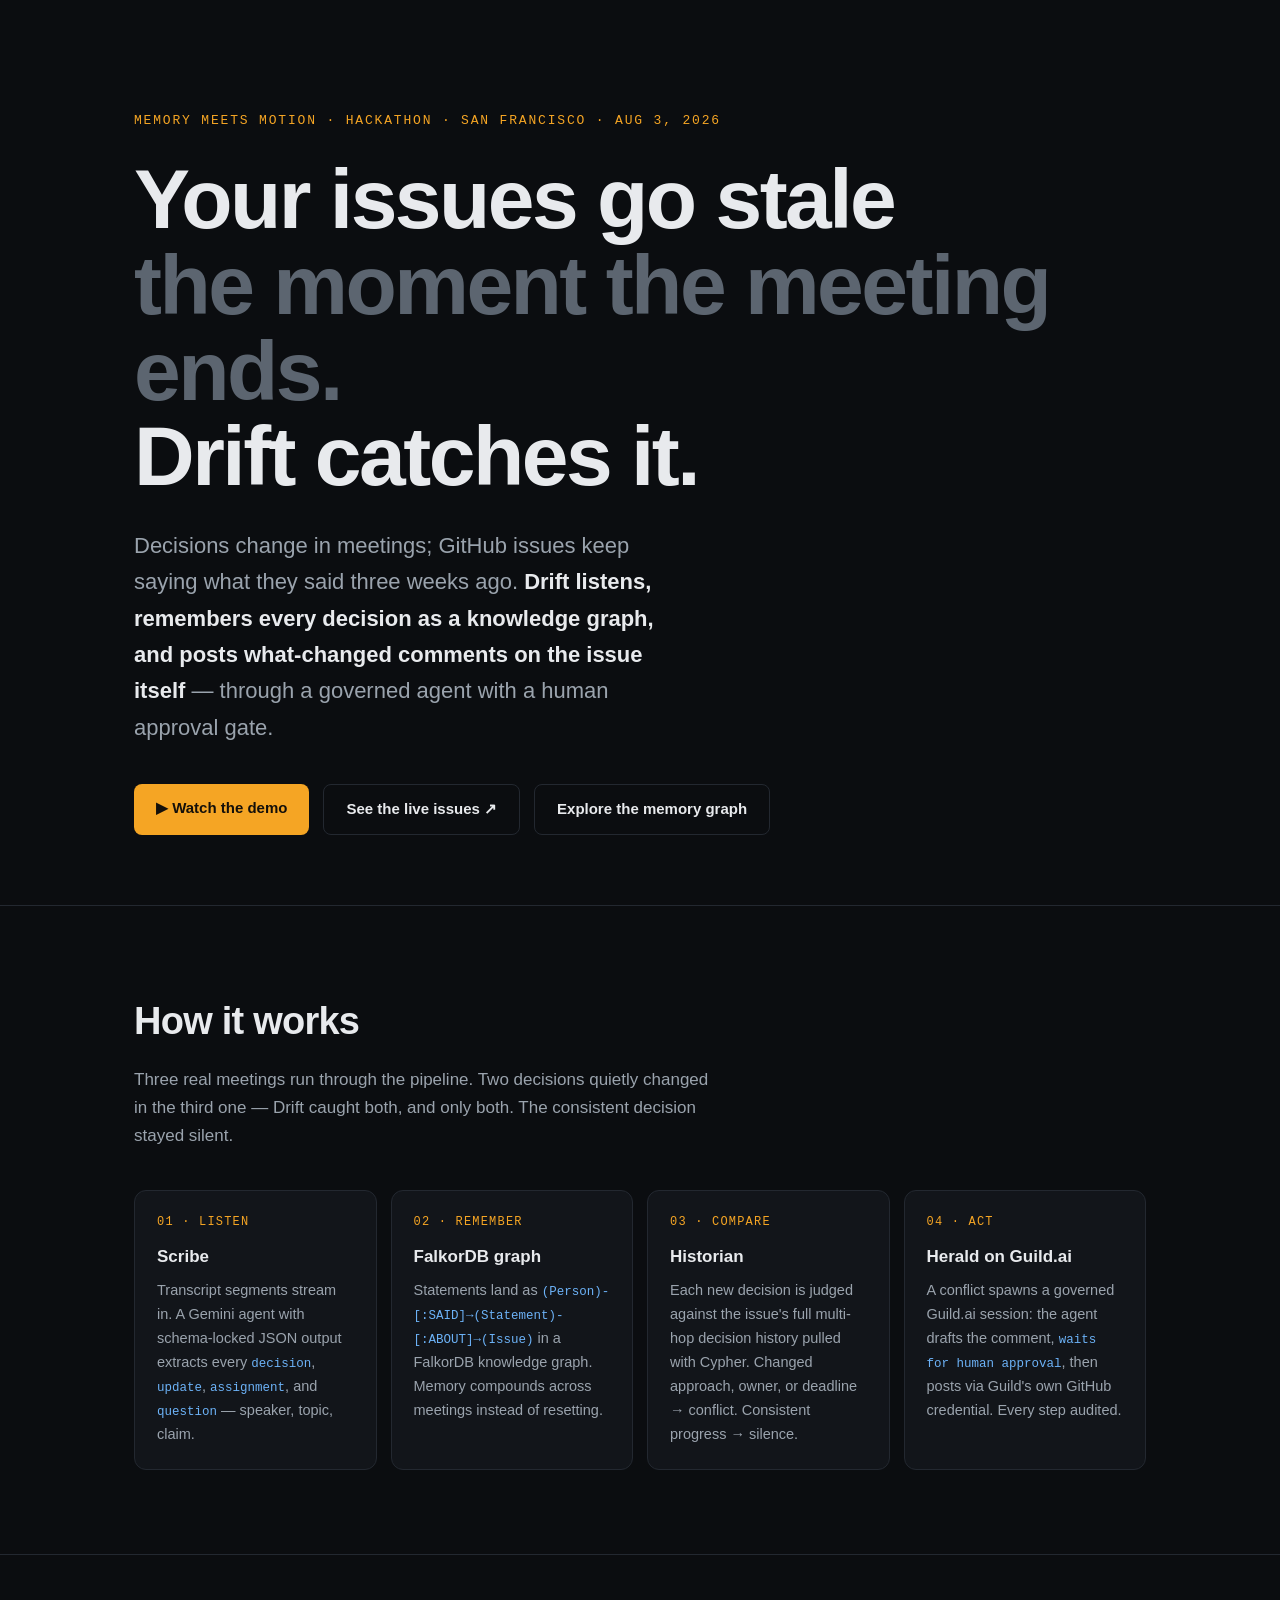
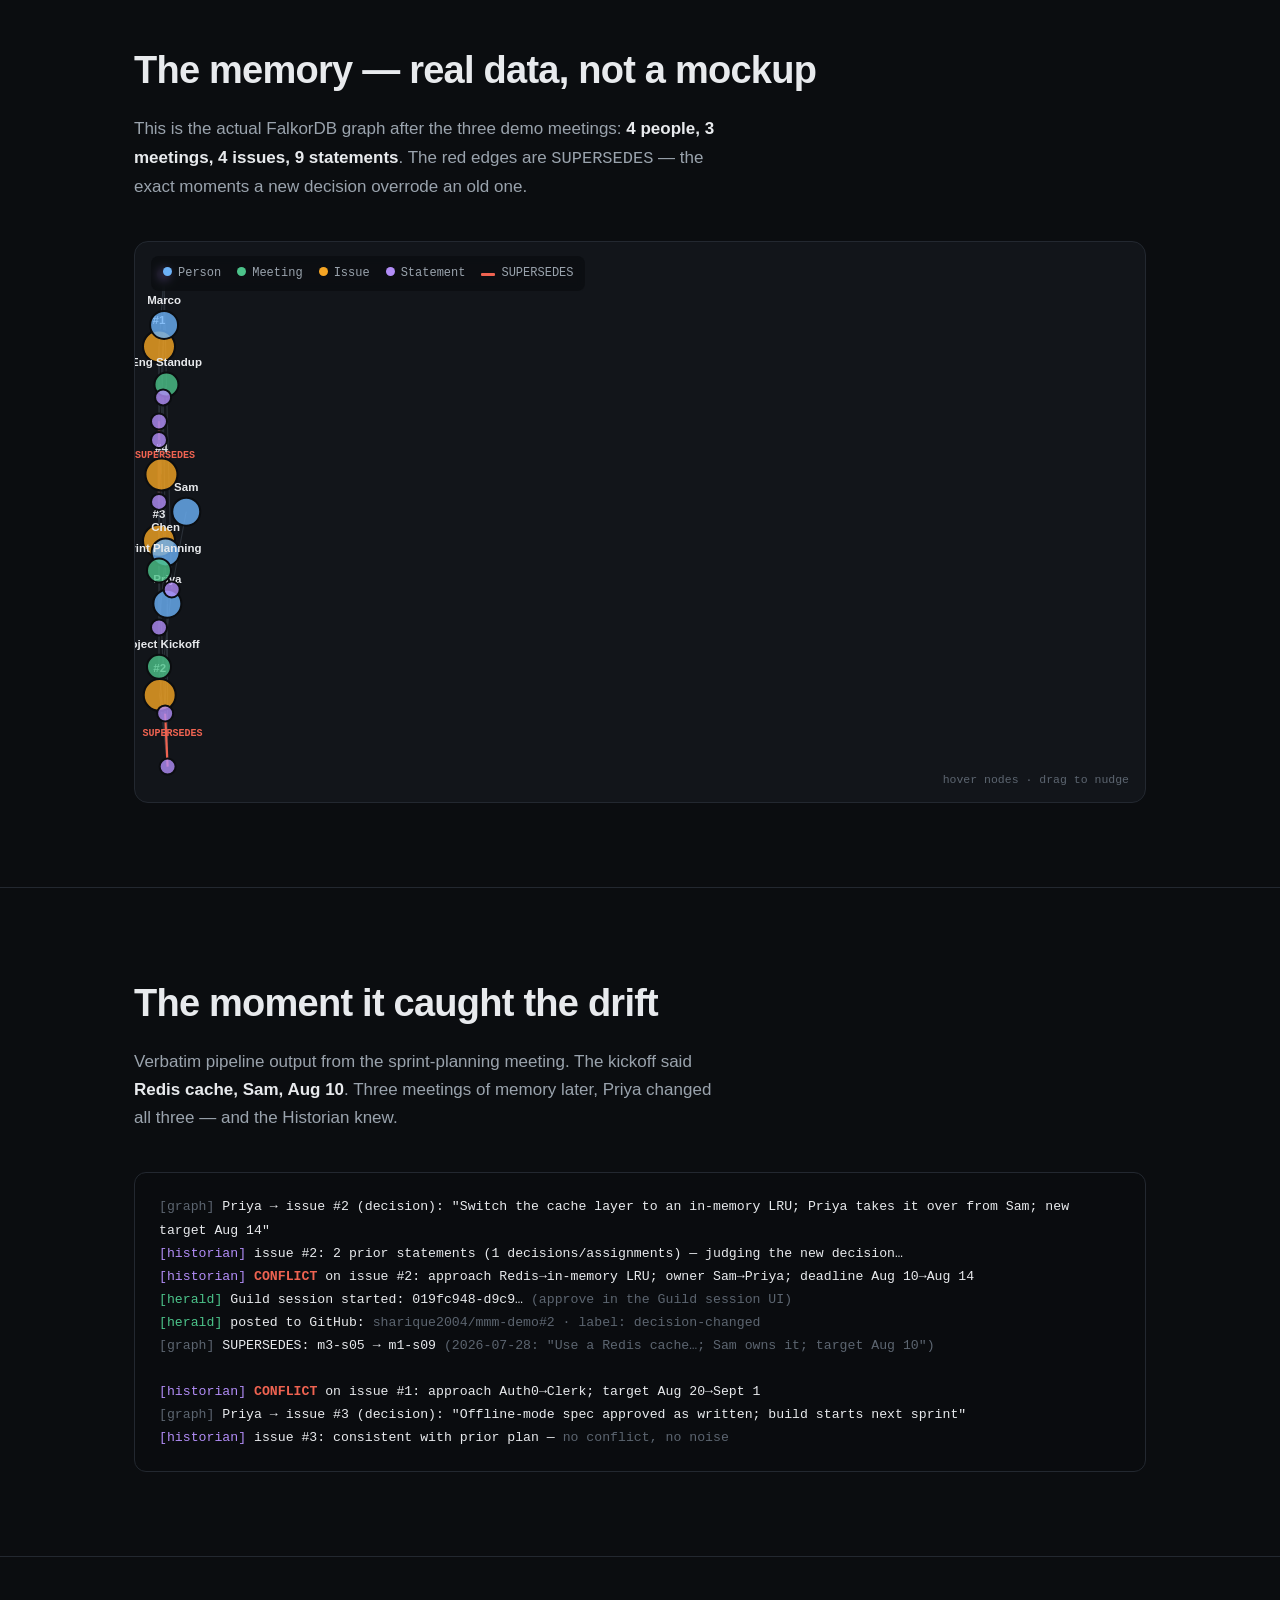
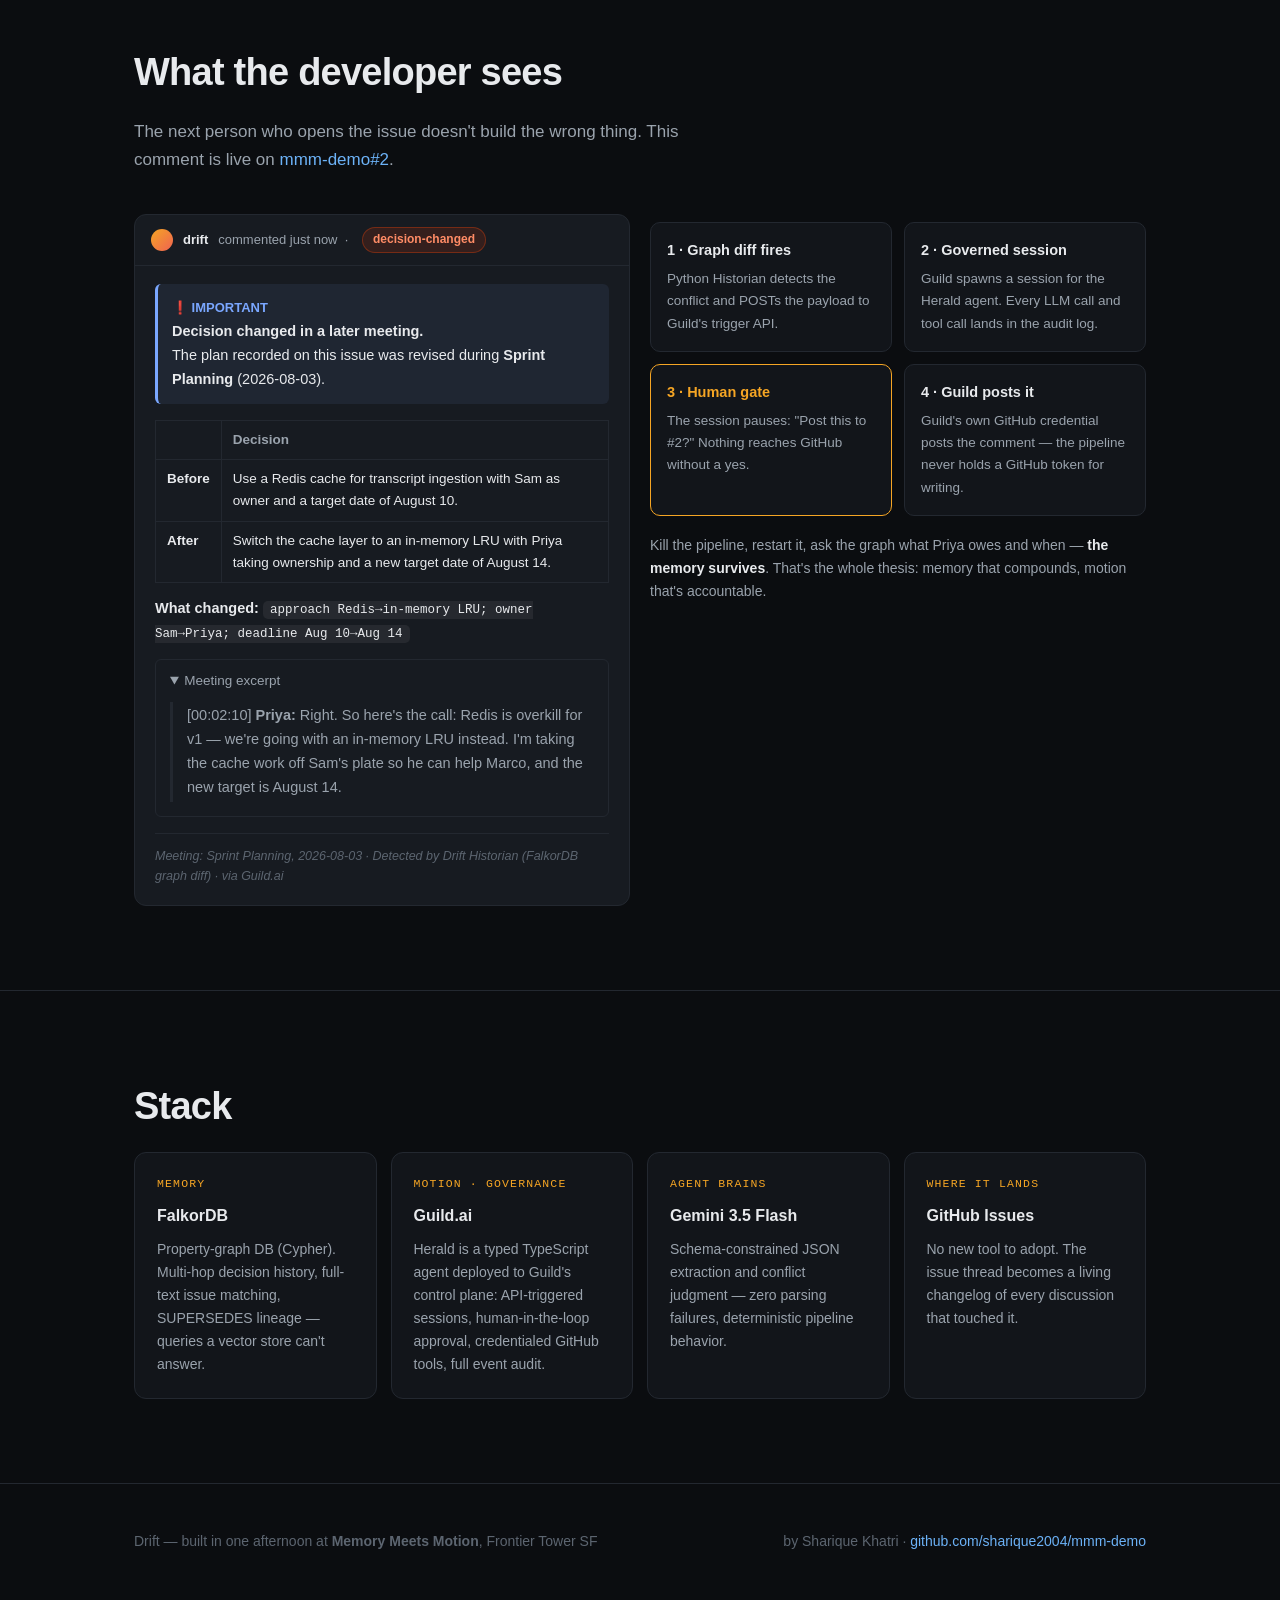
<file: drift-site/index.html>
<!doctype html>
<html lang="en">
<head>
<meta charset="utf-8">
<meta name="viewport" content="width=device-width, initial-scale=1">
<title>Drift — your issues go stale the moment the meeting ends</title>
<meta name="description" content="Drift listens to meetings, remembers every decision in a FalkorDB knowledge graph, and posts what-changed comments on GitHub issues through governed Guild.ai agent sessions.">
<meta property="og:title" content="Drift — Memory Meets Motion">
<meta property="og:description" content="Meetings change decisions. Issues go stale. Drift catches the drift — graph memory in, governed agent action out.">
<style>
  :root {
    --bg: #0b0d10; --panel: #12151a; --panel2: #171b21; --line: #232830;
    --ink: #e8eaed; --dim: #9aa3ad; --faint: #5c6570;
    --amber: #f5a524; --red: #ef6351; --green: #4cc38a; --blue: #6cb2f7; --violet: #b28df7;
    --mono: ui-monospace, "SF Mono", SFMono-Regular, Menlo, Consolas, monospace;
  }
  * { box-sizing: border-box; margin: 0; }
  html { scroll-behavior: smooth; }
  body {
    background: var(--bg); color: var(--ink);
    font: 17px/1.65 -apple-system, BlinkMacSystemFont, "Segoe UI", Roboto, sans-serif;
    -webkit-font-smoothing: antialiased;
  }
  a { color: var(--blue); text-decoration: none; }
  a:hover { text-decoration: underline; }
  .wrap { max-width: 1060px; margin: 0 auto; padding: 0 24px; }
  header.hero { padding: 110px 0 70px; border-bottom: 1px solid var(--line); }
  .kicker { font-family: var(--mono); font-size: 13px; letter-spacing: .14em; text-transform: uppercase; color: var(--amber); margin-bottom: 26px; }
  h1 { font-size: clamp(44px, 7.5vw, 84px); line-height: 1.02; letter-spacing: -0.03em; font-weight: 750; }
  h1 .ghost { color: var(--faint); }
  .sub { margin-top: 28px; font-size: clamp(18px, 2.2vw, 22px); color: var(--dim); max-width: 46ch; }
  .sub strong { color: var(--ink); font-weight: 600; }
  .cta-row { margin-top: 38px; display: flex; gap: 14px; flex-wrap: wrap; }
  .btn { display: inline-block; padding: 12px 22px; border-radius: 8px; font-weight: 600; font-size: 15px; }
  .btn.primary { background: var(--amber); color: #14100a; }
  .btn.primary:hover { text-decoration: none; filter: brightness(1.08); }
  .btn.ghosted { border: 1px solid var(--line); color: var(--ink); }
  .btn.ghosted:hover { text-decoration: none; border-color: var(--faint); }
  section { padding: 84px 0; border-bottom: 1px solid var(--line); }
  h2 { font-size: clamp(26px, 3.6vw, 38px); letter-spacing: -0.02em; margin-bottom: 14px; }
  .lede { color: var(--dim); max-width: 62ch; margin-bottom: 40px; }
  .lede strong { color: var(--ink); }

  .steps { display: grid; grid-template-columns: repeat(auto-fit, minmax(220px, 1fr)); gap: 14px; }
  .step { background: var(--panel); border: 1px solid var(--line); border-radius: 12px; padding: 22px; }
  .step .n { font-family: var(--mono); font-size: 12px; color: var(--amber); letter-spacing: .1em; }
  .step h3 { margin: 10px 0 8px; font-size: 17px; }
  .step p { font-size: 14.5px; color: var(--dim); }
  .step code { font-family: var(--mono); font-size: 12.5px; color: var(--blue); }

  #graphbox { background: var(--panel); border: 1px solid var(--line); border-radius: 14px; overflow: hidden; position: relative; }
  #graph { display: block; width: 100%; height: 560px; cursor: grab; }
  .legend { position: absolute; top: 14px; left: 16px; display: flex; gap: 16px; flex-wrap: wrap; font-family: var(--mono); font-size: 12px; color: var(--dim); background: rgba(11,13,16,.72); padding: 8px 12px; border-radius: 8px; backdrop-filter: blur(4px); }
  .legend i { display: inline-block; width: 9px; height: 9px; border-radius: 50%; margin-right: 6px; }
  .hint { position: absolute; bottom: 12px; right: 16px; font-family: var(--mono); font-size: 11.5px; color: var(--faint); }
  #tip { position: absolute; pointer-events: none; background: #0d1014ee; border: 1px solid var(--line); color: var(--ink); border-radius: 8px; padding: 9px 12px; font-size: 13px; max-width: 340px; display: none; z-index: 5; line-height: 1.45; }
  #tip .t { font-family: var(--mono); font-size: 11px; letter-spacing: .08em; text-transform: uppercase; margin-bottom: 3px; }

  .term { background: #0a0c0f; border: 1px solid var(--line); border-radius: 12px; padding: 22px 24px; font-family: var(--mono); font-size: 13.2px; line-height: 1.75; overflow-x: auto; }
  .term .p-scribe { color: var(--blue); } .term .p-hist { color: var(--violet); }
  .term .p-herald { color: var(--green); } .term .p-graph { color: var(--faint); }
  .term .hot { color: var(--red); font-weight: 700; }
  .term .dim { color: var(--faint); }

  .split { display: grid; grid-template-columns: 1fr 1fr; gap: 20px; align-items: start; }
  @media (max-width: 860px) { .split { grid-template-columns: 1fr; } }

  .gh { background: var(--panel2); border: 1px solid var(--line); border-radius: 12px; overflow: hidden; font-size: 14.5px; }
  .gh .bar { display: flex; align-items: center; gap: 10px; padding: 12px 16px; border-bottom: 1px solid var(--line); color: var(--dim); font-size: 13px; }
  .gh .bar .av { width: 22px; height: 22px; border-radius: 50%; background: linear-gradient(135deg, var(--amber), var(--red)); }
  .gh .body { padding: 18px 20px; }
  .gh .alert { border-left: 3px solid #7aa7ff; background: #7aa7ff14; padding: 12px 14px; border-radius: 6px; margin-bottom: 16px; }
  .gh .alert .tag { color: #7aa7ff; font-weight: 700; font-size: 13px; }
  .gh table { border-collapse: collapse; width: 100%; margin: 14px 0; font-size: 13.5px; }
  .gh th, .gh td { border: 1px solid var(--line); padding: 8px 11px; text-align: left; vertical-align: top; }
  .gh th { color: var(--dim); font-weight: 600; }
  .gh .chg { font-family: var(--mono); font-size: 12.5px; background: #ffffff10; border-radius: 5px; padding: 2px 7px; }
  .gh details { margin: 14px 0; border: 1px solid var(--line); border-radius: 6px; padding: 10px 14px; }
  .gh summary { cursor: pointer; color: var(--dim); font-size: 13.5px; }
  .gh blockquote { border-left: 3px solid var(--line); margin: 10px 0 4px; padding: 2px 0 2px 14px; color: var(--dim); }
  .gh .foot { color: var(--faint); font-size: 12.5px; border-top: 1px solid var(--line); margin-top: 16px; padding-top: 12px; font-style: italic; }
  .gh .label { display: inline-block; font-size: 12px; font-weight: 700; padding: 2px 10px; border-radius: 999px; background: #d93f0b26; color: #ff8c66; border: 1px solid #d93f0b66; }

  .flow { display: grid; grid-template-columns: repeat(auto-fit, minmax(180px, 1fr)); gap: 12px; margin-top: 8px; }
  .fnode { background: var(--panel); border: 1px solid var(--line); border-radius: 10px; padding: 16px; font-size: 13.5px; color: var(--dim); }
  .fnode b { display: block; color: var(--ink); margin-bottom: 5px; font-size: 14.5px; }
  .fnode.gate { border-color: var(--amber); }
  .fnode.gate b { color: var(--amber); }

  .stack { display: grid; grid-template-columns: repeat(auto-fit, minmax(230px, 1fr)); gap: 14px; }
  .card { background: var(--panel); border: 1px solid var(--line); border-radius: 12px; padding: 22px; }
  .card b { font-size: 16px; }
  .card p { font-size: 14px; color: var(--dim); margin-top: 8px; }
  .card .role { font-family: var(--mono); font-size: 11.5px; letter-spacing: .1em; text-transform: uppercase; color: var(--amber); display: block; margin-bottom: 8px; }
  footer { padding: 46px 0 70px; color: var(--faint); font-size: 14px; }
  footer .wrap { display: flex; justify-content: space-between; gap: 16px; flex-wrap: wrap; }
</style>
</head>
<body>

<header class="hero">
  <div class="wrap">
    <div class="kicker">Memory Meets Motion · Hackathon · San Francisco · Aug 3, 2026</div>
    <h1>Your issues go stale<br><span class="ghost">the moment the meeting ends.</span><br>Drift catches it.</h1>
    <p class="sub">Decisions change in meetings; GitHub issues keep saying what they said three weeks ago. <strong>Drift listens, remembers every decision as a knowledge graph, and posts what-changed comments on the issue itself</strong> — through a governed agent with a human approval gate.</p>
    <div class="cta-row">
      <a class="btn primary" href="/demo.html">▶ Watch the demo</a>
      <a class="btn ghosted" href="https://github.com/sharique2004/mmm-demo/issues" target="_blank" rel="noopener">See the live issues ↗</a>
      <a class="btn ghosted" href="#graph-section">Explore the memory graph</a>
    </div>
  </div>
</header>

<section>
  <div class="wrap">
    <h2>How it works</h2>
    <p class="lede">Three real meetings run through the pipeline. Two decisions quietly changed in the third one — Drift caught both, and only both. The consistent decision stayed silent.</p>
    <div class="steps">
      <div class="step"><div class="n">01 · LISTEN</div><h3>Scribe</h3><p>Transcript segments stream in. A Gemini agent with schema-locked JSON output extracts every <code>decision</code>, <code>update</code>, <code>assignment</code>, and <code>question</code> — speaker, topic, claim.</p></div>
      <div class="step"><div class="n">02 · REMEMBER</div><h3>FalkorDB graph</h3><p>Statements land as <code>(Person)-[:SAID]→(Statement)-[:ABOUT]→(Issue)</code> in a FalkorDB knowledge graph. Memory compounds across meetings instead of resetting.</p></div>
      <div class="step"><div class="n">03 · COMPARE</div><h3>Historian</h3><p>Each new decision is judged against the issue's full multi-hop decision history pulled with Cypher. Changed approach, owner, or deadline → conflict. Consistent progress → silence.</p></div>
      <div class="step"><div class="n">04 · ACT</div><h3>Herald on Guild.ai</h3><p>A conflict spawns a governed Guild.ai session: the agent drafts the comment, <code>waits for human approval</code>, then posts via Guild's own GitHub credential. Every step audited.</p></div>
    </div>
  </div>
</section>

<section id="graph-section">
  <div class="wrap">
    <h2>The memory — real data, not a mockup</h2>
    <p class="lede">This is the actual FalkorDB graph after the three demo meetings: <strong>4 people, 3 meetings, 4 issues, 9 statements</strong>. The red edges are <code style="font-family:var(--mono)">SUPERSEDES</code> — the exact moments a new decision overrode an old one.</p>
    <div id="graphbox">
      <canvas id="graph"></canvas>
      <div class="legend">
        <span><i style="background:var(--blue)"></i>Person</span>
        <span><i style="background:var(--green)"></i>Meeting</span>
        <span><i style="background:var(--amber)"></i>Issue</span>
        <span><i style="background:var(--violet)"></i>Statement</span>
        <span><i style="background:var(--red);border-radius:1px;height:3px;width:14px;margin-top:4px"></i>SUPERSEDES</span>
      </div>
      <div class="hint">hover nodes · drag to nudge</div>
      <div id="tip"></div>
    </div>
  </div>
</section>

<section>
  <div class="wrap">
    <h2>The moment it caught the drift</h2>
    <p class="lede">Verbatim pipeline output from the sprint-planning meeting. The kickoff said <strong>Redis cache, Sam, Aug 10</strong>. Three meetings of memory later, Priya changed all three — and the Historian knew.</p>
    <div class="term">
<span class="p-graph">[graph]</span> Priya → issue #2 (decision): "Switch the cache layer to an in-memory LRU; Priya takes it over from Sam; new target Aug 14"<br>
<span class="p-hist">[historian]</span> issue #2: 2 prior statements (1 decisions/assignments) — judging the new decision…<br>
<span class="p-hist">[historian]</span> <span class="hot">CONFLICT</span> on issue #2: approach Redis→in-memory LRU; owner Sam→Priya; deadline Aug 10→Aug 14<br>
<span class="p-herald">[herald]</span> Guild session started: 019fc948-d9c9… <span class="dim">(approve in the Guild session UI)</span><br>
<span class="p-herald">[herald]</span> posted to GitHub: <span class="dim">sharique2004/mmm-demo#2 · label: decision-changed</span><br>
<span class="p-graph">[graph]</span> SUPERSEDES: m3-s05 → m1-s09 <span class="dim">(2026-07-28: "Use a Redis cache…; Sam owns it; target Aug 10")</span><br>
<br>
<span class="p-hist">[historian]</span> <span class="hot">CONFLICT</span> on issue #1: approach Auth0→Clerk; target Aug 20→Sept 1<br>
<span class="p-graph">[graph]</span> Priya → issue #3 (decision): "Offline-mode spec approved as written; build starts next sprint"<br>
<span class="p-hist">[historian]</span> issue #3: consistent with prior plan — <span class="dim">no conflict, no noise</span>
    </div>
  </div>
</section>

<section>
  <div class="wrap">
    <h2>What the developer sees</h2>
    <p class="lede">The next person who opens the issue doesn't build the wrong thing. This comment is live on <a href="https://github.com/sharique2004/mmm-demo/issues/2" target="_blank" rel="noopener">mmm-demo#2</a>.</p>
    <div class="split">
      <div class="gh">
        <div class="bar"><span class="av"></span><b style="color:var(--ink)">drift</b> commented just now &nbsp;·&nbsp; <span class="label">decision-changed</span></div>
        <div class="body">
          <div class="alert"><span class="tag">❗ IMPORTANT</span><br><b>Decision changed in a later meeting.</b><br>The plan recorded on this issue was revised during <b>Sprint Planning</b> (2026-08-03).</div>
          <table>
            <tr><th></th><th>Decision</th></tr>
            <tr><td><b>Before</b></td><td>Use a Redis cache for transcript ingestion with Sam as owner and a target date of August 10.</td></tr>
            <tr><td><b>After</b></td><td>Switch the cache layer to an in-memory LRU with Priya taking ownership and a new target date of August 14.</td></tr>
          </table>
          <b>What changed:</b> <span class="chg">approach Redis→in-memory LRU; owner Sam→Priya; deadline Aug 10→Aug 14</span>
          <details open><summary>Meeting excerpt</summary>
            <blockquote>[00:02:10] <b>Priya:</b> Right. So here's the call: Redis is overkill for v1 — we're going with an in-memory LRU instead. I'm taking the cache work off Sam's plate so he can help Marco, and the new target is August 14.</blockquote>
          </details>
          <div class="foot">Meeting: Sprint Planning, 2026-08-03 · Detected by Drift Historian (FalkorDB graph diff) · via Guild.ai</div>
        </div>
      </div>
      <div>
        <div class="flow">
          <div class="fnode"><b>1 · Graph diff fires</b>Python Historian detects the conflict and POSTs the payload to Guild's trigger API.</div>
          <div class="fnode"><b>2 · Governed session</b>Guild spawns a session for the Herald agent. Every LLM call and tool call lands in the audit log.</div>
          <div class="fnode gate"><b>3 · Human gate</b>The session pauses: "Post this to #2?" Nothing reaches GitHub without a yes.</div>
          <div class="fnode"><b>4 · Guild posts it</b>Guild's own GitHub credential posts the comment — the pipeline never holds a GitHub token for writing.</div>
        </div>
        <p style="margin-top:18px; font-size:14px; color:var(--dim)">Kill the pipeline, restart it, ask the graph what Priya owes and when — <b style="color:var(--ink)">the memory survives</b>. That's the whole thesis: memory that compounds, motion that's accountable.</p>
      </div>
    </div>
  </div>
</section>

<section>
  <div class="wrap">
    <h2>Stack</h2>
    <div class="stack">
      <div class="card"><span class="role">Memory</span><b>FalkorDB</b><p>Property-graph DB (Cypher). Multi-hop decision history, full-text issue matching, SUPERSEDES lineage — queries a vector store can't answer.</p></div>
      <div class="card"><span class="role">Motion · Governance</span><b>Guild.ai</b><p>Herald is a typed TypeScript agent deployed to Guild's control plane: API-triggered sessions, human-in-the-loop approval, credentialed GitHub tools, full event audit.</p></div>
      <div class="card"><span class="role">Agent brains</span><b>Gemini 3.5 Flash</b><p>Schema-constrained JSON extraction and conflict judgment — zero parsing failures, deterministic pipeline behavior.</p></div>
      <div class="card"><span class="role">Where it lands</span><b>GitHub Issues</b><p>No new tool to adopt. The issue thread becomes a living changelog of every discussion that touched it.</p></div>
    </div>
  </div>
</section>

<footer>
  <div class="wrap">
    <span>Drift — built in one afternoon at <b>Memory Meets Motion</b>, Frontier Tower SF</span>
    <span>by Sharique Khatri · <a href="https://github.com/sharique2004/mmm-demo" target="_blank" rel="noopener">github.com/sharique2004/mmm-demo</a></span>
  </div>
</footer>

<script>
fetch('site_graph.json').then(r => r.json()).then(data => {
  const canvas = document.getElementById('graph');
  const tip = document.getElementById('tip');
  const box = document.getElementById('graphbox');
  const dpr = window.devicePixelRatio || 1;
  let W, H;
  function resize() {
    W = box.clientWidth; H = 560;
    canvas.width = W * dpr; canvas.height = H * dpr;
    canvas.style.height = H + 'px';
  }
  resize(); window.addEventListener('resize', resize);
  const ctx = canvas.getContext('2d');

  const COLORS = { Person: '#6cb2f7', Meeting: '#4cc38a', Issue: '#f5a524', Statement: '#b28df7' };
  const R = { Person: 14, Meeting: 12, Issue: 16, Statement: 8 };
  const nodes = data.nodes.map(n => ({
    ...n,
    x: W/2 + (Math.random()-0.5)*W*0.6,
    y: H/2 + (Math.random()-0.5)*H*0.6,
    vx: 0, vy: 0, r: R[n.label] || 10
  }));
  const byId = Object.fromEntries(nodes.map(n => [n.id, n]));
  const edges = data.edges.map(e => ({ ...e, a: byId[e.s], b: byId[e.t] }));

  function name(n) {
    const p = n.props;
    if (n.label === 'Person') return p.name;
    if (n.label === 'Meeting') return p.title;
    if (n.label === 'Issue') return '#' + p.number;
    return '';
  }
  function tipText(n) {
    const p = n.props;
    if (n.label === 'Person') return `<div class="t" style="color:${COLORS.Person}">Person</div>${p.name}`;
    if (n.label === 'Meeting') return `<div class="t" style="color:${COLORS.Meeting}">Meeting</div>${p.title} · ${p.date}`;
    if (n.label === 'Issue') return `<div class="t" style="color:${COLORS.Issue}">Issue #${p.number}</div>${p.title}`;
    return `<div class="t" style="color:${COLORS.Statement}">Statement · ${p.kind}</div>${p.text}`;
  }

  let dragging = null, hover = null, mx = 0, my = 0;
  function pointer(e) {
    const rect = canvas.getBoundingClientRect();
    const src = e.touches ? e.touches[0] : e;
    return { x: src.clientX - rect.left, y: src.clientY - rect.top };
  }
  canvas.addEventListener('mousemove', e => {
    const p = pointer(e); mx = p.x; my = p.y;
    if (dragging) { dragging.x = p.x; dragging.y = p.y; dragging.vx = dragging.vy = 0; return; }
    hover = nodes.find(n => Math.hypot(n.x-p.x, n.y-p.y) < n.r + 6) || null;
    canvas.style.cursor = hover ? 'pointer' : 'grab';
    if (hover) {
      tip.style.display = 'block';
      tip.innerHTML = tipText(hover);
      tip.style.left = Math.min(p.x + 18, W - 360) + 'px';
      tip.style.top = (p.y + 14) + 'px';
    } else tip.style.display = 'none';
  });
  canvas.addEventListener('mousedown', e => { const p = pointer(e); dragging = nodes.find(n => Math.hypot(n.x-p.x, n.y-p.y) < n.r + 6) || null; });
  window.addEventListener('mouseup', () => dragging = null);
  canvas.addEventListener('mouseleave', () => { tip.style.display = 'none'; hover = null; });

  function tick() {
    for (let i = 0; i < nodes.length; i++) for (let j = i+1; j < nodes.length; j++) {
      const a = nodes[i], b = nodes[j];
      let dx = b.x-a.x, dy = b.y-a.y, d2 = dx*dx+dy*dy || 1, d = Math.sqrt(d2);
      const f = Math.min(2200 / d2, 4);
      dx /= d; dy /= d;
      a.vx -= dx*f; a.vy -= dy*f; b.vx += dx*f; b.vy += dy*f;
    }
    for (const e of edges) {
      const dx = e.b.x-e.a.x, dy = e.b.y-e.a.y, d = Math.hypot(dx,dy) || 1;
      const rest = e.type === 'SUPERSEDES' ? 150 : 95;
      const f = (d - rest) * 0.004;
      e.a.vx += dx/d*f*2; e.a.vy += dy/d*f*2; e.b.vx -= dx/d*f*2; e.b.vy -= dy/d*f*2;
    }
    for (const n of nodes) {
      n.vx += (W/2 - n.x) * 0.0012; n.vy += (H/2 - n.y) * 0.0018;
      n.vx *= 0.86; n.vy *= 0.86;
      if (n !== dragging) { n.x += n.vx; n.y += n.vy; }
      n.x = Math.max(24, Math.min(W-24, n.x)); n.y = Math.max(24, Math.min(H-24, n.y));
    }
  }
  function draw() {
    ctx.setTransform(dpr, 0, 0, dpr, 0, 0);
    ctx.clearRect(0, 0, W, H);
    for (const e of edges) {
      const hot = e.type === 'SUPERSEDES';
      ctx.strokeStyle = hot ? '#ef6351' : '#2a3038';
      ctx.lineWidth = hot ? 2.2 : 1.1;
      ctx.beginPath(); ctx.moveTo(e.a.x, e.a.y); ctx.lineTo(e.b.x, e.b.y); ctx.stroke();
      if (hot) {
        const midx = (e.a.x+e.b.x)/2, midy = (e.a.y+e.b.y)/2;
        ctx.fillStyle = '#ef6351'; ctx.font = '600 10px ui-monospace, monospace';
        ctx.fillText('SUPERSEDES', midx + 6, midy - 4);
      }
    }
    for (const n of nodes) {
      const c = COLORS[n.label] || '#888';
      ctx.beginPath(); ctx.arc(n.x, n.y, n.r, 0, 7);
      ctx.fillStyle = c + (hover === n ? 'ff' : 'cc'); ctx.fill();
      ctx.strokeStyle = '#0b0d10'; ctx.lineWidth = 2; ctx.stroke();
      const lbl = name(n);
      if (lbl) {
        ctx.fillStyle = '#e8eaed'; ctx.font = '600 11.5px -apple-system, sans-serif';
        ctx.textAlign = 'center'; ctx.fillText(lbl, n.x, n.y - n.r - 7);
      }
    }
  }
  (function loop() { tick(); draw(); requestAnimationFrame(loop); })();
});
</script>
</body>
</html>
</file>
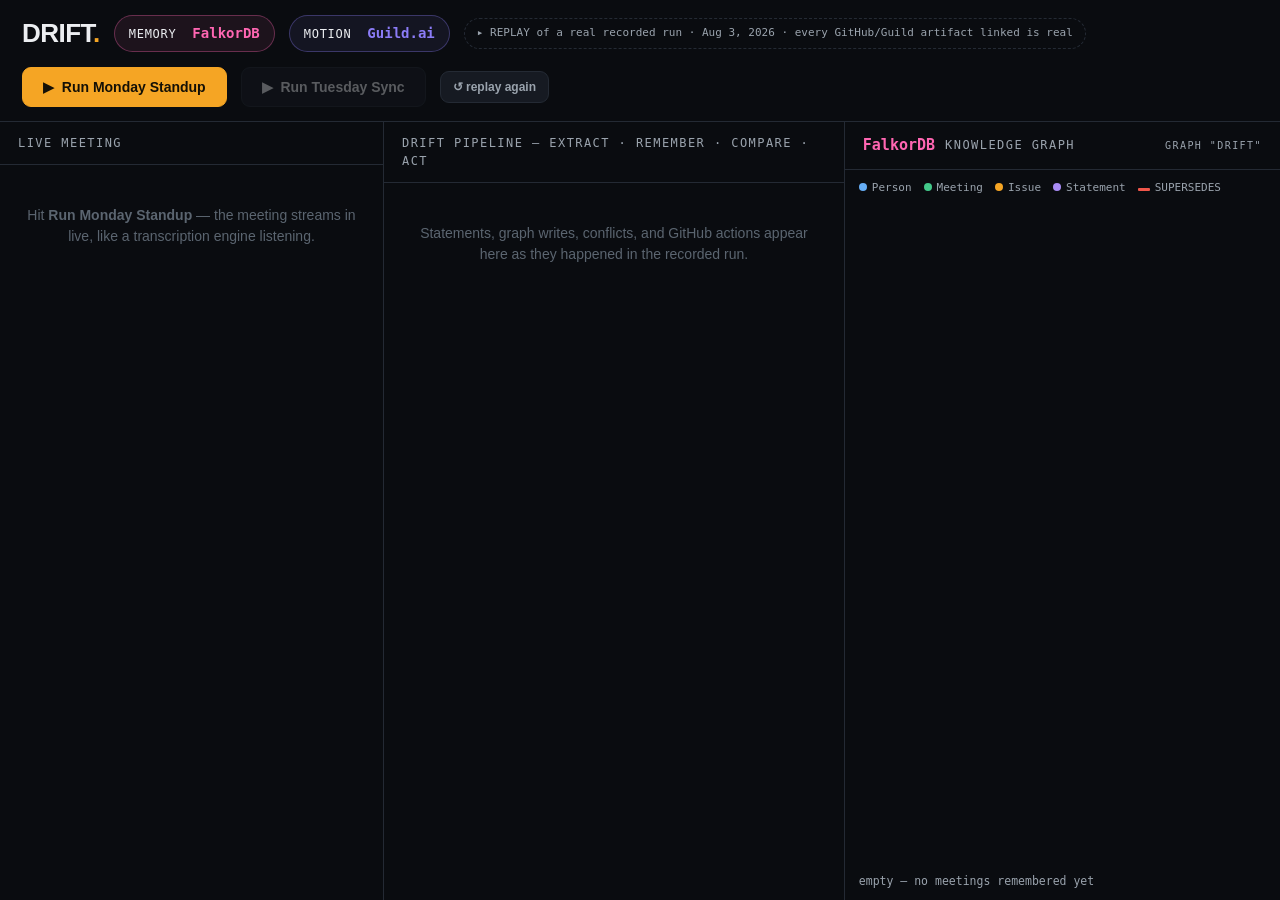
<file: drift-site/demo.html>
<!doctype html>
<html lang="en">
<head>
<meta charset="utf-8">
<meta name="viewport" content="width=device-width, initial-scale=1">
<title>Drift — live demo (replay)</title>
<style>
  :root {
    --bg:#0a0c10; --panel:#11141a; --panel2:#161a22; --line:#242a34;
    --ink:#eceef1; --dim:#9aa3ad; --faint:#5b6570;
    --amber:#f5a524; --red:#f0564a; --green:#43c98a; --blue:#66aef5; --violet:#a98cf5;
    --falkor:#ff66b2; --guild:#8b7cf7;
    --mono: ui-monospace,"SF Mono",Menlo,Consolas,monospace;
  }
  *{box-sizing:border-box;margin:0}
  body{background:var(--bg);color:var(--ink);font:15px/1.5 -apple-system,BlinkMacSystemFont,"Segoe UI",sans-serif;height:100vh;display:flex;flex-direction:column;overflow:hidden}
  header{display:flex;align-items:center;gap:14px;padding:14px 22px;border-bottom:1px solid var(--line);flex:0 0 auto;flex-wrap:wrap}
  .logo{font-size:26px;font-weight:800;letter-spacing:-.02em}
  .logo span{color:var(--amber)}
  .sponsor{font-family:var(--mono);font-size:12px;letter-spacing:.06em;padding:7px 14px;border-radius:999px;border:1px solid var(--line)}
  .sponsor b{font-size:14px;letter-spacing:0}
  .sp-falkor{border-color:#ff66b255;background:#ff66b214}
  .sp-falkor b{color:var(--falkor)}
  .sp-guild{border-color:#8b7cf755;background:#8b7cf714}
  .sp-guild b{color:var(--guild)}
  .replay{font-family:var(--mono);font-size:11px;color:var(--dim);border:1px dashed var(--line);border-radius:999px;padding:6px 12px}
  .spacer{flex:1}
  button{font:600 14px -apple-system,sans-serif;padding:11px 20px;border-radius:9px;border:1px solid var(--line);background:var(--panel2);color:var(--ink);cursor:pointer}
  button:hover{border-color:var(--faint)}
  button:disabled{opacity:.35;cursor:default}
  button.primary{background:var(--amber);border-color:var(--amber);color:#141006}
  button.reset{font-size:12px;padding:8px 12px;color:var(--dim)}

  main{flex:1;display:grid;grid-template-columns:30% 1fr 34%;min-height:0}
  .col{border-right:1px solid var(--line);display:flex;flex-direction:column;min-height:0}
  .col:last-child{border-right:none}
  .colhead{padding:12px 18px;border-bottom:1px solid var(--line);font-family:var(--mono);font-size:12px;letter-spacing:.12em;text-transform:uppercase;color:var(--dim);display:flex;align-items:center;gap:10px;flex:0 0 auto}
  .colhead .brand{font-size:15px;font-weight:800;letter-spacing:0;text-transform:none}
  .colbody{flex:1;overflow-y:auto;padding:16px 18px;min-height:0}

  .live-dot{width:9px;height:9px;border-radius:50%;background:var(--red);animation:blink 1.1s infinite;display:none}
  @keyframes blink{50%{opacity:.2}}
  .bubble{margin-bottom:14px;max-width:95%}
  .bubble .who{font-family:var(--mono);font-size:11px;color:var(--dim);margin-bottom:3px}
  .bubble .txt{background:var(--panel2);border:1px solid var(--line);border-radius:10px;padding:10px 13px;font-size:14.5px}
  .bubble.priya .who{color:var(--blue)} .bubble.sam .who{color:var(--green)}
  .meeting-title{font-family:var(--mono);font-size:12px;color:var(--amber);margin-bottom:14px}
  .meeting-end{font-family:var(--mono);font-size:12px;color:var(--faint);margin:10px 0}

  .card{border:1px solid var(--line);border-radius:10px;padding:12px 14px;margin-bottom:12px;background:var(--panel);animation:pop .25s ease}
  @keyframes pop{from{transform:translateY(6px);opacity:0}}
  .card .tag{font-family:var(--mono);font-size:10.5px;letter-spacing:.1em;text-transform:uppercase;margin-bottom:6px;display:block}
  .card.stmt .tag{color:var(--violet)}
  .card.stmt .k{font-family:var(--mono);font-size:11px;color:var(--dim)}
  .card.issue{border-color:#f5a52466;background:#f5a5240d} .card.issue .tag{color:var(--amber)}
  .card.conflict{border-color:#f0564a88;background:#f0564a12} .card.conflict .tag{color:var(--red)}
  .card.conflict .ba{font-size:13.5px;margin-top:6px}
  .card.conflict .ba b{color:var(--red)}
  .card.sync{border-color:#43c98a55;background:#43c98a0d} .card.sync .tag{color:var(--green)}
  .card a{color:var(--blue);text-decoration:none;font-size:13.5px}
  .card a:hover{text-decoration:underline}
  .chip{display:inline-block;font-size:11.5px;font-weight:700;padding:2px 10px;border-radius:999px;background:#d93f0b26;color:#ff8c66;border:1px solid #d93f0b66;margin-top:6px}
  .idle{color:var(--faint);font-size:14px;padding:24px 8px;text-align:center}

  #gwrap{position:relative;flex:1;min-height:0}
  #gcanvas{width:100%;height:100%;display:block}
  .gstats{position:absolute;bottom:10px;left:14px;font-family:var(--mono);font-size:11.5px;color:var(--dim)}
  .glegend{position:absolute;top:10px;left:14px;display:flex;gap:12px;font-family:var(--mono);font-size:11px;color:var(--dim);flex-wrap:wrap}
  .glegend i{display:inline-block;width:8px;height:8px;border-radius:50%;margin-right:5px}

  #guildbar{flex:0 0 auto;border-top:2px solid var(--guild);background:linear-gradient(0deg,#8b7cf716,transparent);padding:14px 22px;display:none;align-items:center;gap:18px}
  #guildbar.show{display:flex}
  #guildbar .gl{font-weight:800;font-size:18px;color:var(--guild);white-space:nowrap}
  #guildbar .gs{font-family:var(--mono);font-size:12.5px;color:var(--dim);flex:1;min-width:0;overflow:hidden;text-overflow:ellipsis;white-space:nowrap}
  #guildbar .status{font-family:var(--mono);font-size:12px;padding:6px 12px;border-radius:999px;white-space:nowrap}
  .st-wait{background:#f5a52422;color:var(--amber);border:1px solid #f5a52466;animation:blink 1.4s infinite}
  .st-ok{background:#43c98a22;color:var(--green);border:1px solid #43c98a66}
  #approveBtn{background:var(--guild);border-color:var(--guild);color:#0e0b1e;font-weight:800}
  @media (max-width:900px){ main{grid-template-columns:1fr;grid-template-rows:1fr 1fr 1fr} .col{border-right:none;border-bottom:1px solid var(--line)} }
</style>
</head>
<body>

<header>
  <div class="logo">DRIFT<span>.</span></div>
  <div class="sponsor sp-falkor">MEMORY&nbsp; <b>FalkorDB</b></div>
  <div class="sponsor sp-guild">MOTION&nbsp; <b>Guild.ai</b></div>
  <div class="replay">▸ REPLAY of a real recorded run · Aug 3, 2026 · every GitHub/Guild artifact linked is real</div>
  <div class="spacer"></div>
  <button id="btnMon" class="primary">▶&nbsp; Run Monday Standup</button>
  <button id="btnTue" disabled>▶&nbsp; Run Tuesday Sync</button>
  <button id="btnReset" class="reset">↺ replay again</button>
</header>

<main>
  <div class="col">
    <div class="colhead"><span class="live-dot" id="liveDot"></span> LIVE MEETING</div>
    <div class="colbody" id="transcript"><div class="idle">Hit <b>Run Monday Standup</b> — the meeting streams in live, like a transcription engine listening.</div></div>
  </div>
  <div class="col">
    <div class="colhead">DRIFT PIPELINE — extract · remember · compare · act</div>
    <div class="colbody" id="feed"><div class="idle">Statements, graph writes, conflicts, and GitHub actions appear here as they happened in the recorded run.</div></div>
  </div>
  <div class="col">
    <div class="colhead"><span class="brand" style="color:var(--falkor)">FalkorDB</span> KNOWLEDGE GRAPH <span style="margin-left:auto;font-size:10px">graph "drift"</span></div>
    <div id="gwrap">
      <canvas id="gcanvas"></canvas>
      <div class="glegend">
        <span><i style="background:var(--blue)"></i>Person</span>
        <span><i style="background:var(--green)"></i>Meeting</span>
        <span><i style="background:var(--amber)"></i>Issue</span>
        <span><i style="background:var(--violet)"></i>Statement</span>
        <span><i style="background:var(--red);border-radius:1px;height:3px;width:12px;margin-top:3px"></i>SUPERSEDES</span>
      </div>
      <div class="gstats" id="gstats">empty — no meetings remembered yet</div>
    </div>
  </div>
</main>

<div id="guildbar">
  <div class="gl">🛡 Guild.ai · governed session</div>
  <div class="gs" id="guildInfo"></div>
  <span class="status st-wait" id="guildStatus">HERALD DRAFTING…</span>
  <a id="guildLink" target="_blank" rel="noopener"><button>Open session ↗</button></a>
  <button id="approveBtn" disabled>✓ Approve &amp; post</button>
</div>

<script>
/* ---------- baked recording of the real run (Aug 3, 2026) ---------- */
const ISSUE_URL = 'https://github.com/sharique2004/mmm-demo/issues/7';
const COMMENT_URL = 'https://github.com/sharique2004/mmm-demo/issues/7#issuecomment-5171875081';
const SESSION_URL = 'https://app.guild.ai/sessions/019fc980-7a2d-f9c4-0000-77d8d3181505';

const TRANSCRIPTS = {
monday: {meta:{title:"Monday Standup",date:"2026-08-03"},segments:[
 {ts:"00:00:04",speaker:"Priya",text:"Morning Sam — quick standup, just the two of us today. What's top of the list?"},
 {ts:"00:00:11",speaker:"Sam",text:"Search. Workspaces over fifty thousand documents are timing out — twelve-second queries, and the support tickets are piling up."},
 {ts:"00:00:26",speaker:"Priya",text:"Ouch. Do we actually know why it's that slow?"},
 {ts:"00:00:33",speaker:"Sam",text:"It's the unindexed scan. I want to add a Postgres GIN index on the documents table and cache the hot queries. I can own it."},
 {ts:"00:00:52",speaker:"Priya",text:"OK, decision: GIN index plus a hot-query cache, Sam owns it, and let's target Friday the seventh."},
 {ts:"00:01:04",speaker:"Sam",text:"Works for me. I'll start with the index migration tomorrow morning."},
 {ts:"00:01:12",speaker:"Priya",text:"File a ticket for it so it's tracked, alright?"},
 {ts:"00:01:18",speaker:"Sam",text:"On it."}]},
tuesday: {meta:{title:"Tuesday Sync",date:"2026-08-04"},segments:[
 {ts:"00:00:05",speaker:"Priya",text:"Afternoon — quick sync. Where did we land on the search fix?"},
 {ts:"00:00:12",speaker:"Sam",text:"So, plot twist. I prototyped the GIN index last night. It helps cold lookups, but the twelve seconds are coming from the ranking pass — the index barely moves the needle."},
 {ts:"00:00:31",speaker:"Priya",text:"So Monday's plan doesn't survive contact with reality."},
 {ts:"00:00:37",speaker:"Sam",text:"Right. The real fix is precomputing rankings into a small search-cache service — nightly rebuild, incremental updates in between."},
 {ts:"00:00:58",speaker:"Priya",text:"OK, change of plan then: drop the GIN-index approach and build the search-cache service. You're on incident rotation this week, so I'll take it over. New target: Wednesday the twelfth."},
 {ts:"00:01:15",speaker:"Sam",text:"Deal. I'll hand you the prototype branch today."},
 {ts:"00:01:22",speaker:"Priya",text:"And make sure the ticket reflects all of this — whoever picks it up next should not build that index."},
 {ts:"00:01:31",speaker:"Sam",text:"It'll be updated before we're even off this call."}]}
};

const LINES = {
monday: [
 '[herald] no tracked issue for this work — filed GitHub issue #7: "Fix search timeouts on large workspaces"',
 '[graph] Priya → issue #7 (decision): "Fix search timeouts with a Postgres GIN index on documents plus a hot-query cache; Sam owns it; target Friday Aug 7"',
 '[historian] issue #7: first decision on record — nothing to compare',
 '[graph] Sam → issue #7 (update): "Search on workspaces with 50k+ documents is timing out with 12-second queries and support tickets are piling up"',
 '[graph] Sam → issue #7 (update): "Sam will start with the GIN index migration tomorrow morning"',
 '__DONE__ 0'],
tuesday: [
 '[graph] Sam → issue #7 (update): "The GIN index prototype barely helps: the 12-second latency comes from the ranking pass, not cold lookups"',
 '[graph] Priya → issue #7 (decision): "Drop the GIN-index approach and build a search-cache service with precomputed rankings (nightly rebuild plus incremental updates); Priya takes ownership from Sam; new target Wednesday Aug 12"',
 '[historian] CONFLICT on issue #7: approach Postgres GIN index + hot-query cache→search-cache service; owner Sam→Priya; deadline Aug 7→Aug 12',
 '[historian]   before: Priya decided to fix search timeouts with a Postgres GIN index plus a hot-query cache, owned by Sam with a target of Friday Aug 7.',
 '[historian]   after:  Priya decided to drop the GIN-index approach and build a search-cache service with precomputed rankings, owned by Priya with a target of Wednesday Aug 12.',
 '[herald] Guild session started: 019fc980-7a2d-f9c4-0000-77d8d3181505 (approve in the Guild session UI)',
 '[herald] session: ' + SESSION_URL,
 '[herald] label added: decision-changed',
 '[graph] SUPERSEDES: tue-s05 → mon-s05 (2026-08-03: "Fix search timeouts with a Postgres GIN index on documents plus a hot-query cache; Sam owns it; target Friday Aug 7")',
 '[herald] issue #7 body updated — the stated plan now matches Tuesday Sync',
 '[graph] Sam → issue #7 (update): "Sam will hand over the GIN-index prototype branch to Priya today"',
 '__DONE__ 0']
};

const SNAPSHOTS = {
empty: {nodes:[],edges:[],stats:{persons:0,meetings:0,issues:0,statements:0,nodes:0,edges:0}},
monday: {"nodes":[{"id":0,"label":"Issue","props":{"number":7,"title":"Fix search timeouts on large workspaces"}},{"id":1,"label":"Person","props":{"name":"Priya"}},{"id":2,"label":"Meeting","props":{"title":"Monday Standup","date":"2026-08-03"}},{"id":3,"label":"Statement","props":{"kind":"decision","segment_id":"mon-s05"}},{"id":4,"label":"Person","props":{"name":"Sam"}},{"id":5,"label":"Statement","props":{"kind":"update","segment_id":"mon-s02"}},{"id":6,"label":"Statement","props":{"kind":"update","segment_id":"mon-s06"}}],
 "edges":[{"s":1,"t":3,"type":"SAID"},{"s":3,"t":0,"type":"ABOUT"},{"s":3,"t":2,"type":"IN_MEETING"},{"s":4,"t":5,"type":"SAID"},{"s":4,"t":6,"type":"SAID"},{"s":5,"t":0,"type":"ABOUT"},{"s":5,"t":2,"type":"IN_MEETING"},{"s":6,"t":0,"type":"ABOUT"},{"s":6,"t":2,"type":"IN_MEETING"}],
 "stats":{persons:2,meetings:1,issues:1,statements:3,nodes:7,edges:9}},
tuesday: {"nodes":[{"id":0,"label":"Issue","props":{"number":7,"title":"Fix search timeouts on large workspaces"}},{"id":1,"label":"Person","props":{"name":"Priya"}},{"id":2,"label":"Meeting","props":{"title":"Monday Standup","date":"2026-08-03"}},{"id":3,"label":"Statement","props":{"kind":"decision","segment_id":"mon-s05"}},{"id":4,"label":"Person","props":{"name":"Sam"}},{"id":5,"label":"Statement","props":{"kind":"update","segment_id":"mon-s02"}},{"id":6,"label":"Statement","props":{"kind":"update","segment_id":"mon-s06"}},{"id":7,"label":"Meeting","props":{"title":"Tuesday Sync","date":"2026-08-04"}},{"id":8,"label":"Statement","props":{"kind":"update","segment_id":"tue-s02"}},{"id":9,"label":"Statement","props":{"kind":"decision","segment_id":"tue-s05"}},{"id":10,"label":"Statement","props":{"kind":"update","segment_id":"tue-s06"}}],
 "edges":[{"s":1,"t":3,"type":"SAID"},{"s":1,"t":9,"type":"SAID"},{"s":3,"t":0,"type":"ABOUT"},{"s":3,"t":2,"type":"IN_MEETING"},{"s":4,"t":5,"type":"SAID"},{"s":4,"t":6,"type":"SAID"},{"s":4,"t":8,"type":"SAID"},{"s":4,"t":10,"type":"SAID"},{"s":5,"t":0,"type":"ABOUT"},{"s":5,"t":2,"type":"IN_MEETING"},{"s":6,"t":0,"type":"ABOUT"},{"s":6,"t":2,"type":"IN_MEETING"},{"s":8,"t":0,"type":"ABOUT"},{"s":8,"t":7,"type":"IN_MEETING"},{"s":9,"t":0,"type":"ABOUT"},{"s":9,"t":3,"type":"SUPERSEDES"},{"s":9,"t":7,"type":"IN_MEETING"},{"s":10,"t":0,"type":"ABOUT"},{"s":10,"t":7,"type":"IN_MEETING"}],
 "stats":{persons:2,meetings:2,issues:1,statements:6,nodes:11,edges:19}}
};

/* ---------------- UI machinery (same as the live dashboard) ---------------- */
const $ = id => document.getElementById(id);
const feed = $('feed'), tr = $('transcript');
let sessionId = null, ranMonday = false, stage = 'empty';

async function playTranscript(meeting) {
  const data = TRANSCRIPTS[meeting];
  tr.innerHTML = `<div class="meeting-title">● ${data.meta.title} — ${data.meta.date}</div>`;
  $('liveDot').style.display = 'inline-block';
  for (const seg of data.segments) {
    const b = document.createElement('div');
    b.className = 'bubble ' + seg.speaker.toLowerCase();
    b.innerHTML = `<div class="who">${seg.ts} · ${seg.speaker}</div><div class="txt"></div>`;
    tr.appendChild(b);
    const txt = b.querySelector('.txt');
    for (const w of seg.text.split(' ')) {
      txt.textContent += w + ' ';
      tr.scrollTop = tr.scrollHeight;
      await new Promise(r => setTimeout(r, 55));
    }
    await new Promise(r => setTimeout(r, 320));
  }
  $('liveDot').style.display = 'none';
  tr.insertAdjacentHTML('beforeend', '<div class="meeting-end">■ meeting ended — Drift is processing what was said…</div>');
  tr.scrollTop = tr.scrollHeight;
}

function card(html, cls) {
  const d = document.createElement('div');
  d.className = 'card ' + cls;
  d.innerHTML = html;
  feed.appendChild(d);
  feed.scrollTop = feed.scrollHeight;
  return d;
}

function handleLine(line) {
  let m;
  if (m = line.match(/^\[graph\] (\w+) → issue #(\d+) \((\w+)\): "(.+)"$/)) {
    card(`<span class="tag">stored in FalkorDB</span><b>${m[1]}</b> <span class="k">· ${m[3]} · issue #${m[2]}</span><div>${m[4]}</div>`, 'stmt');
    refreshGraph();
  } else if (m = line.match(/^\[herald\] no tracked issue.*filed GitHub issue #(\d+): "(.+)"$/)) {
    card(`<span class="tag">GitHub · new issue filed by Drift</span><b>#${m[1]} — ${m[2]}</b><br>
         <a href="${ISSUE_URL}" target="_blank">open on GitHub ↗</a>`, 'issue');
  } else if (m = line.match(/^\[historian\] CONFLICT on issue #(\d+): (.+)$/)) {
    card(`<span class="tag">⚠ decision drift detected — graph memory vs. this meeting</span><b>${m[2]}</b><div class="ba" id="ba"></div>`, 'conflict');
  } else if (m = line.match(/^\[historian\]\s+before: (.+)$/)) {
    const ba = document.getElementById('ba'); if (ba) ba.innerHTML += `<b>Before:</b> ${m[1]}<br>`;
  } else if (m = line.match(/^\[historian\]\s+after:\s+(.+)$/)) {
    const ba = document.getElementById('ba'); if (ba) { ba.innerHTML += `<b>After:</b> ${m[1]}`; ba.removeAttribute('id'); }
  } else if (m = line.match(/^\[herald\] Guild session started: (\S+) \(/)) {
    sessionId = m[1];
    $('guildbar').classList.add('show');
    $('guildInfo').textContent = 'session ' + sessionId;
    $('guildStatus').textContent = 'HERALD DRAFTING…';
  } else if (m = line.match(/^\[herald\] session: (\S+)$/)) {
    $('guildLink').href = m[1];
  } else if (m = line.match(/^\[herald\] issue #(\d+) body updated/)) {
    card(`<span class="tag">GitHub · issue body synced</span>The issue's <b>plan block now states the new plan</b> — the next developer reads Tuesday's reality, not Monday's.<br>
         <a href="${ISSUE_URL}" target="_blank">see the updated issue ↗</a>`, 'sync');
  } else if (line.match(/^\[herald\] label added/)) {
    card(`<span class="tag">GitHub</span><span class="chip">decision-changed</span>`, 'sync');
  } else if (m = line.match(/^\[graph\] SUPERSEDES: (\S+) → (\S+)/)) {
    card(`<span class="tag" style="color:var(--falkor)">FalkorDB · lineage</span><span style="font-family:var(--mono);font-size:13px">(${m[1]})-[<b style="color:var(--red)">SUPERSEDES</b>]->(${m[2]})</span> — the graph remembers that this decision replaced the old one.`, 'stmt');
    refreshGraph();
  } else if (line.match(/^\[historian\] issue #\d+: first decision on record/)) {
    card(`<span class="tag">historian</span>First decision on record for this issue — nothing to compare yet.`, 'stmt');
  } else if (line.startsWith('__DONE__')) {
    refreshGraph();
    if (sessionId) watchApproval();
  }
}

async function runMeeting(meeting) {
  $('btnMon').disabled = $('btnTue').disabled = true;
  if (feed.querySelector('.idle')) feed.innerHTML = '';
  stage = meeting;
  await playTranscript(meeting);
  for (const line of LINES[meeting]) {
    handleLine(line);
    await new Promise(r => setTimeout(r, 700));
  }
  if (meeting === 'monday') { ranMonday = true; $('btnTue').disabled = false; }
}

function watchApproval() {
  const btn = $('approveBtn');
  $('guildStatus').textContent = 'AWAITING HUMAN APPROVAL';
  btn.disabled = false;
  btn.onclick = async () => {
    btn.disabled = true;
    $('guildStatus').textContent = 'APPROVED — POSTING…';
    await new Promise(r => setTimeout(r, 3200));
    $('guildStatus').textContent = 'COMMENT POSTED';
    $('guildStatus').className = 'status st-ok';
    card(`<span class="tag" style="color:var(--guild)">Guild.ai · governed action complete</span>
          Comment posted by <b>guild-ai-platform[bot]</b> — Guild's own GitHub credential, human-approved, fully audited.<br>
          <a href="${COMMENT_URL}" target="_blank">read the real comment ↗</a>`, 'sync');
  };
}

/* ---------------- FalkorDB graph ---------------- */
const COLORS = {Person:'#66aef5', Meeting:'#43c98a', Issue:'#f5a524', Statement:'#a98cf5'};
const RAD = {Person:15, Meeting:13, Issue:17, Statement:9};
let nodes = [], edges = [], W = 0, H = 0;
const canvas = $('gcanvas'), ctx = canvas.getContext('2d'), dpr = devicePixelRatio || 1;
function resize() {
  const r = $('gwrap').getBoundingClientRect();
  W = r.width; H = r.height;
  canvas.width = W * dpr; canvas.height = H * dpr;
}
addEventListener('resize', resize); resize();

function refreshGraph() {
  const data = SNAPSHOTS[stage];
  const old = Object.fromEntries(nodes.map(n => [n.id, n]));
  nodes = data.nodes.map(n => old[n.id]
    ? Object.assign(old[n.id], n)
    : {...n, x: W/2 + (Math.random()-.5)*80, y: H/2 + (Math.random()-.5)*80, vx: 0, vy: 0});
  const byId = Object.fromEntries(nodes.map(n => [n.id, n]));
  edges = data.edges.map(e => ({...e, a: byId[e.s], b: byId[e.t]}));
  const s = data.stats;
  $('gstats').textContent = s.nodes
    ? `${s.persons} people · ${s.meetings} meeting${s.meetings>1?'s':''} · ${s.issues} issue · ${s.statements} statements — ${s.nodes} nodes / ${s.edges} edges`
    : 'empty — no meetings remembered yet';
}

function name(n) {
  if (n.label === 'Person') return n.props.name;
  if (n.label === 'Meeting') return n.props.title;
  if (n.label === 'Issue') return '#' + n.props.number;
  return n.props.kind || '';
}
function tickDraw() {
  for (let i = 0; i < nodes.length; i++) for (let j = i+1; j < nodes.length; j++) {
    const a = nodes[i], b = nodes[j];
    let dx = b.x-a.x, dy = b.y-a.y, d2 = dx*dx+dy*dy || 1, d = Math.sqrt(d2);
    const f = Math.min(2600/d2, 5); dx/=d; dy/=d;
    a.vx -= dx*f; a.vy -= dy*f; b.vx += dx*f; b.vy += dy*f;
  }
  for (const e of edges) {
    if (!e.a || !e.b) continue;
    const dx = e.b.x-e.a.x, dy = e.b.y-e.a.y, d = Math.hypot(dx,dy)||1;
    const f = (d - (e.type === 'SUPERSEDES' ? 160 : 100)) * .008;
    e.a.vx += dx/d*f; e.a.vy += dy/d*f; e.b.vx -= dx/d*f; e.b.vy -= dy/d*f;
  }
  for (const n of nodes) {
    n.vx += (W/2-n.x)*.0016; n.vy += (H/2-n.y)*.0022; n.vx *= .85; n.vy *= .85;
    n.x = Math.max(26, Math.min(W-26, n.x+n.vx)); n.y = Math.max(26, Math.min(H-30, n.y+n.vy));
  }
  ctx.setTransform(dpr,0,0,dpr,0,0); ctx.clearRect(0,0,W,H);
  for (const e of edges) {
    if (!e.a || !e.b) continue;
    const hot = e.type === 'SUPERSEDES';
    ctx.strokeStyle = hot ? '#f0564a' : '#2a3140'; ctx.lineWidth = hot ? 2.4 : 1.2;
    ctx.beginPath(); ctx.moveTo(e.a.x, e.a.y); ctx.lineTo(e.b.x, e.b.y); ctx.stroke();
    if (hot) { ctx.fillStyle = '#f0564a'; ctx.font = '700 10px ui-monospace';
      ctx.fillText('SUPERSEDES', (e.a.x+e.b.x)/2+5, (e.a.y+e.b.y)/2-4); }
  }
  for (const n of nodes) {
    ctx.beginPath(); ctx.arc(n.x, n.y, RAD[n.label]||10, 0, 7);
    ctx.fillStyle = COLORS[n.label] || '#888'; ctx.fill();
    ctx.strokeStyle = '#0a0c10'; ctx.lineWidth = 2; ctx.stroke();
    const lbl = name(n);
    if (lbl) { ctx.fillStyle = '#eceef1'; ctx.font = '600 11px -apple-system,sans-serif';
      ctx.textAlign = 'center'; ctx.fillText(lbl, n.x, n.y - (RAD[n.label]||10) - 6); }
  }
  requestAnimationFrame(tickDraw);
}
tickDraw(); refreshGraph();

$('btnMon').onclick = () => runMeeting('monday');
$('btnTue').onclick = () => runMeeting('tuesday');
$('btnReset').onclick = () => location.reload();
</script>
</body>
</html>
</file>
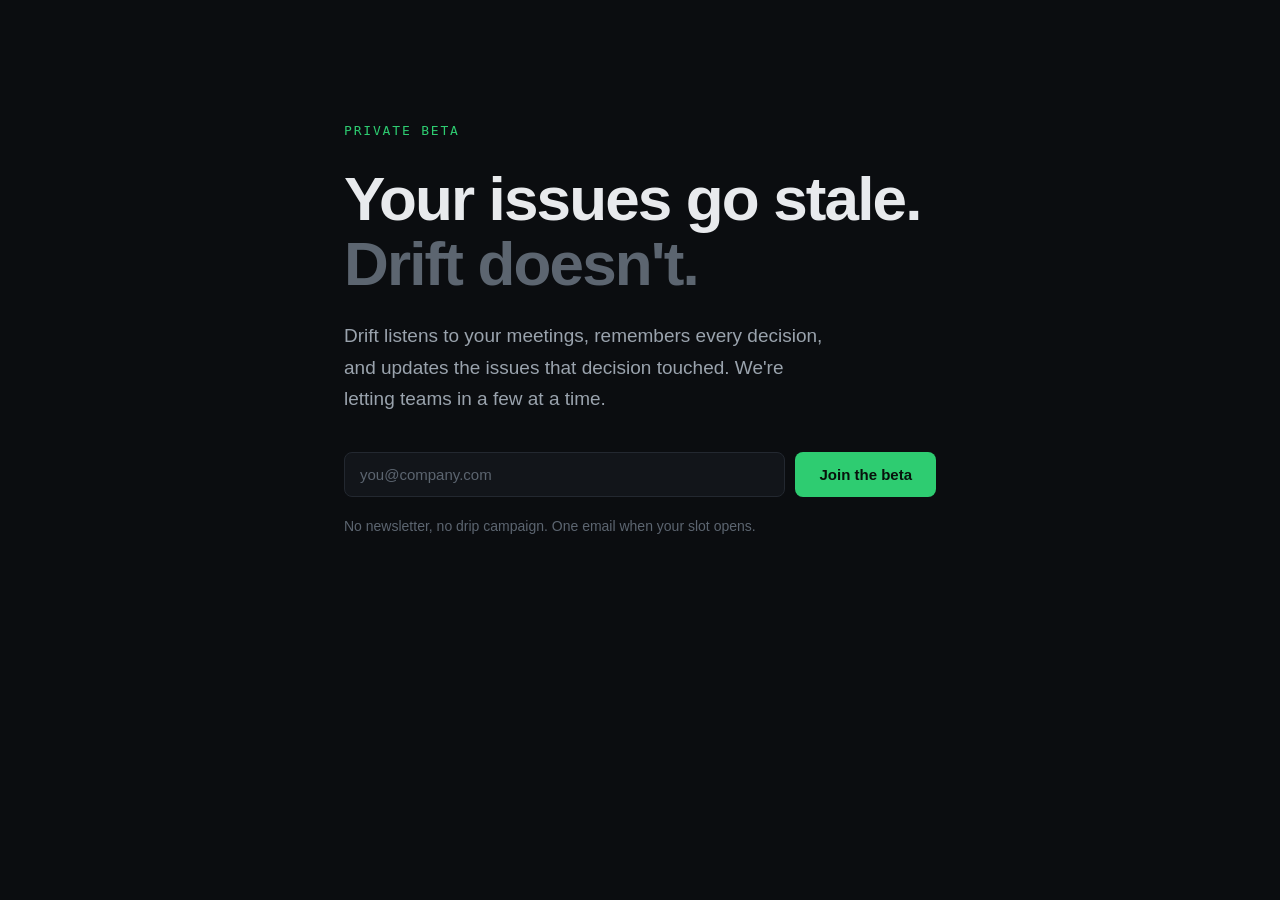
<file: site/join.html>
<!doctype html>
<html lang="en">
<head>
<meta charset="utf-8">
<meta name="viewport" content="width=device-width, initial-scale=1">
<title>Join the Drift beta</title>
<meta name="description" content="Drift is in private beta. Join the list and we'll send an invite as slots open up.">
<link rel="stylesheet" href="join.css">
</head>
<body>

<main class="wrap">
  <p class="kicker">Private beta</p>

  <h1>Your issues go stale.<br><span class="ghost">Drift doesn't.</span></h1>

  <p class="sub">
    Drift listens to your meetings, remembers every decision, and updates the
    issues that decision touched. We're letting teams in a few at a time.
  </p>

  <form class="join" action="/api/beta" method="post">
    <label class="sr-only" for="email">Work email</label>
    <input
      id="email"
      name="email"
      type="email"
      placeholder="you@company.com"
      autocomplete="email"
      required>
    <button class="btn-join" type="submit">Join the beta</button>
  </form>

  <p class="fineprint">No newsletter, no drip campaign. One email when your slot opens.</p>
</main>

</body>
</html>
</file>
<file: site/join.css>
:root {
  --bg: #0b0d10;
  --ink: #e8eaed;
  --dim: #9aa3ad;
  --faint: #5c6570;
  --line: #232830;
  --panel: #12151a;

  /* Beta CTA accent */
  --join-accent: #2ecc71;
  --join-accent-ink: #08120c;

  --mono: ui-monospace, "SF Mono", SFMono-Regular, Menlo, Consolas, monospace;
}

* { box-sizing: border-box; margin: 0; }

body {
  background: var(--bg);
  color: var(--ink);
  font: 17px/1.65 -apple-system, BlinkMacSystemFont, "Segoe UI", Roboto, sans-serif;
  -webkit-font-smoothing: antialiased;
}

.wrap {
  max-width: 640px;
  margin: 0 auto;
  padding: 120px 24px 80px;
}

.kicker {
  font-family: var(--mono);
  font-size: 13px;
  letter-spacing: .14em;
  text-transform: uppercase;
  color: var(--join-accent);
  margin-bottom: 26px;
}

h1 {
  font-size: clamp(38px, 6.5vw, 62px);
  line-height: 1.04;
  letter-spacing: -0.03em;
  font-weight: 750;
}

h1 .ghost { color: var(--faint); }

.sub {
  margin-top: 24px;
  font-size: 19px;
  color: var(--dim);
  max-width: 46ch;
}

.join {
  margin-top: 38px;
  display: flex;
  gap: 10px;
  flex-wrap: wrap;
}

.join input {
  flex: 1 1 260px;
  min-width: 0;
  padding: 13px 15px;
  border: 1px solid var(--line);
  border-radius: 8px;
  background: var(--panel);
  color: var(--ink);
  font-size: 15px;
}

.join input::placeholder { color: var(--faint); }

.join input:focus {
  outline: none;
  border-color: var(--join-accent);
}

.btn-join {
  padding: 13px 24px;
  border: 0;
  border-radius: 8px;
  background: var(--join-accent);
  color: var(--join-accent-ink);
  font-size: 15px;
  font-weight: 600;
  cursor: pointer;
}

.btn-join:hover { filter: brightness(1.08); }

.btn-join:focus-visible {
  outline: 2px solid var(--join-accent);
  outline-offset: 3px;
}

.fineprint {
  margin-top: 18px;
  font-size: 14px;
  color: var(--faint);
}

.sr-only {
  position: absolute;
  width: 1px;
  height: 1px;
  padding: 0;
  overflow: hidden;
  clip: rect(0, 0, 0, 0);
  white-space: nowrap;
  border: 0;
}
</file>
